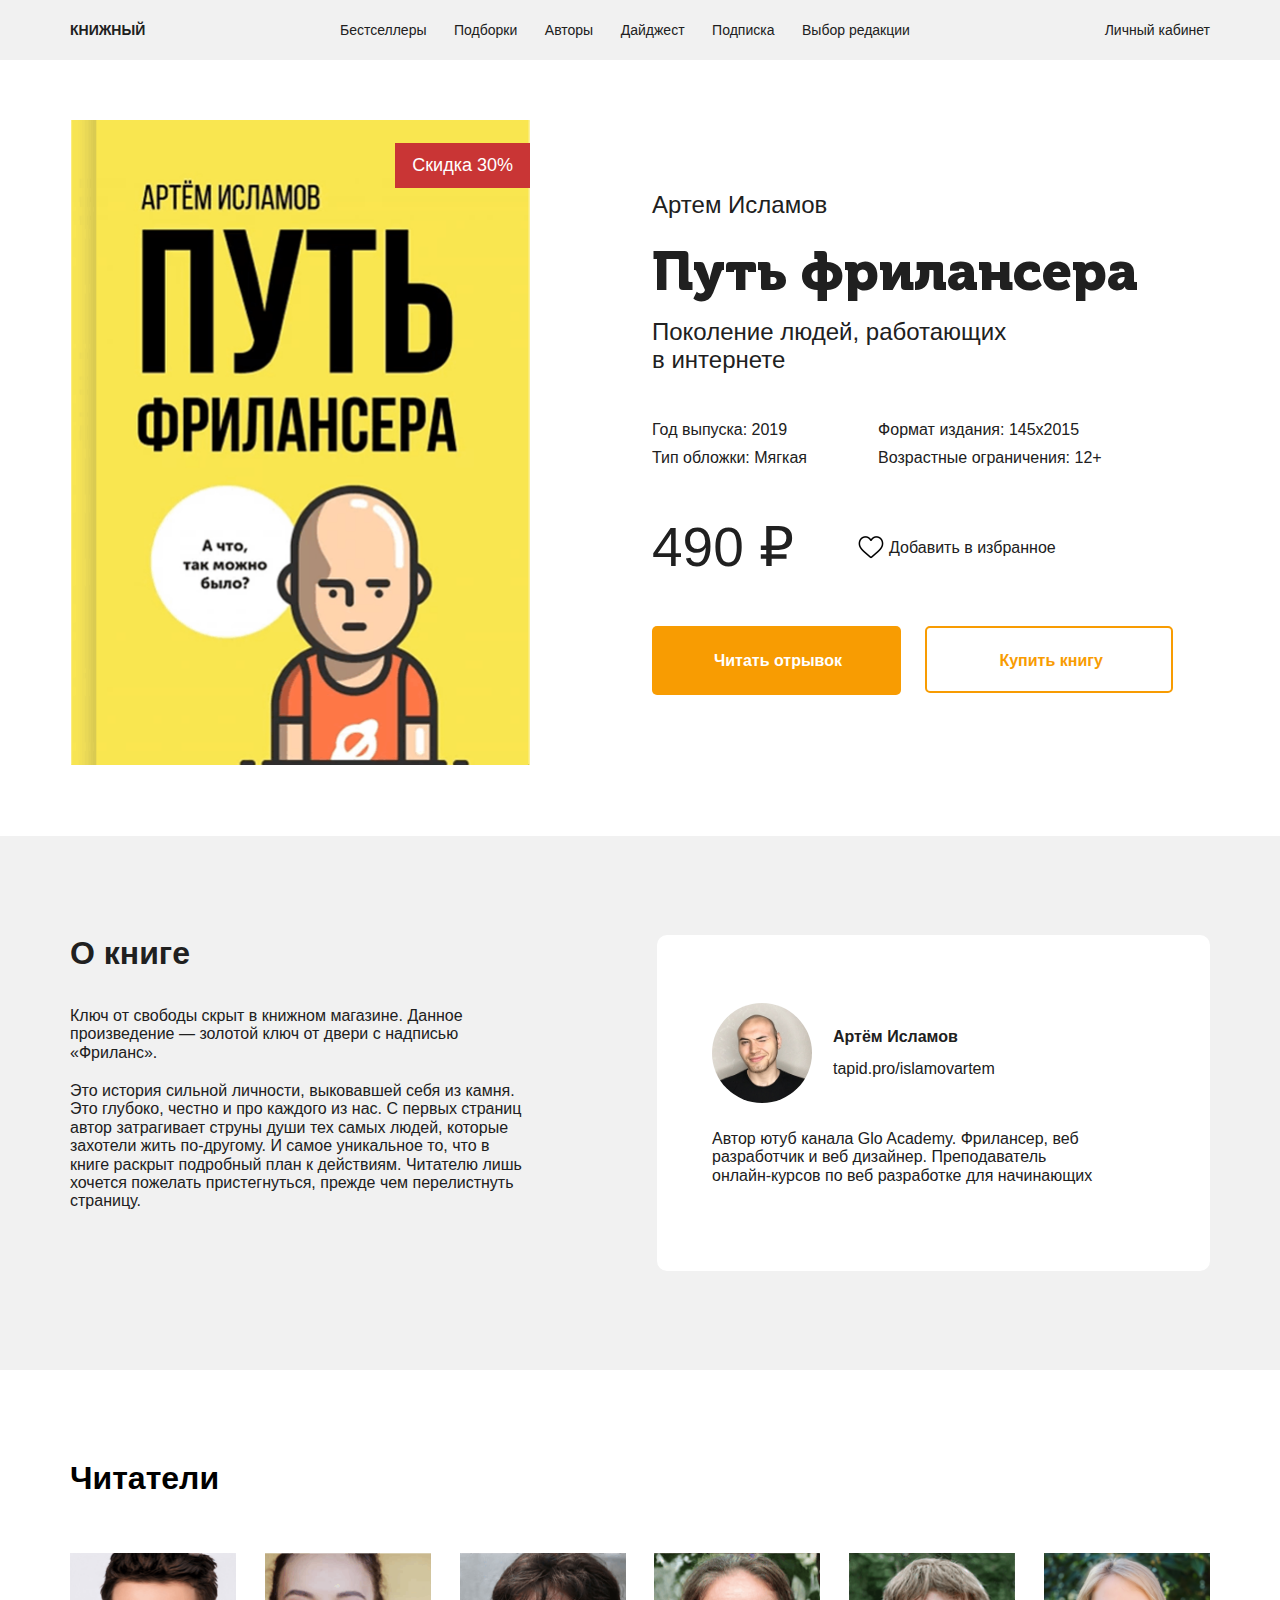
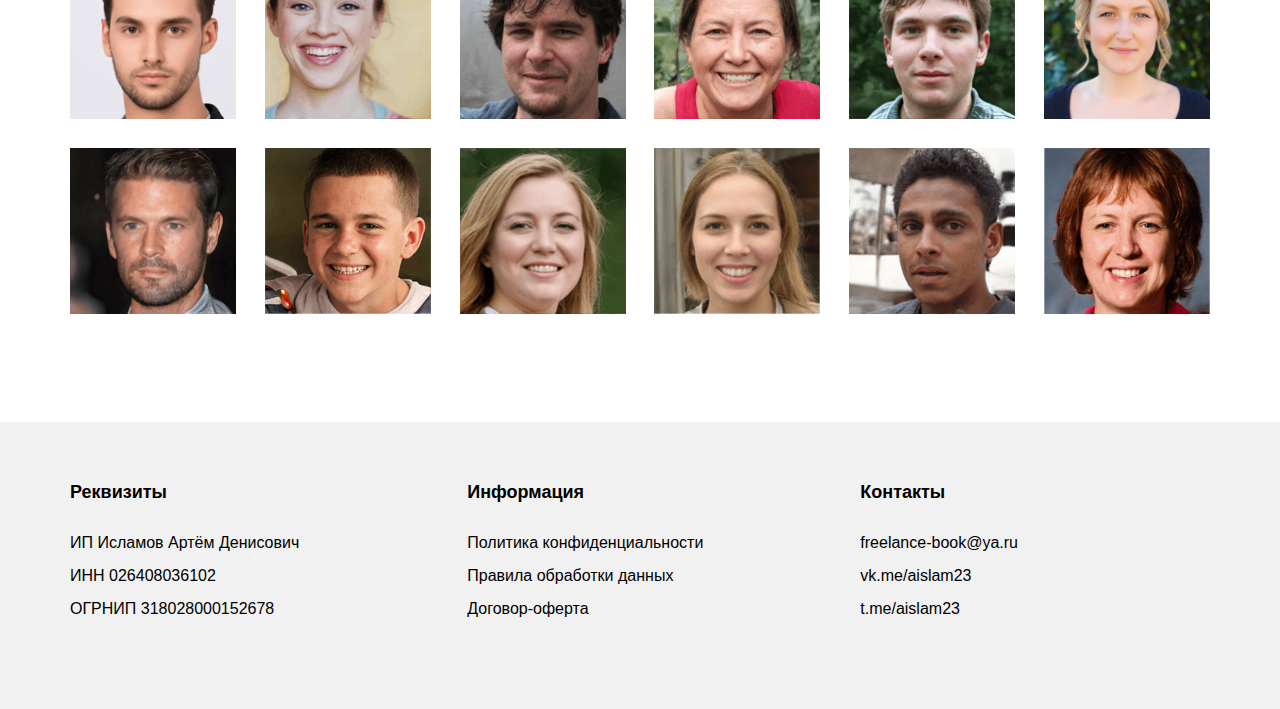
<file: index.html>
<!DOCTYPE html>
<html lang="ru">
  <head>
    <meta charset="UTF-8" />
    <meta http-equiv="X-UA-Compatible" content="IE=edge" />
    <meta name="viewport" content="width=device-width, initial-scale=1.0" />
    <title>Путь фрилансера</title>
    <link rel="stylesheet" href="css/styles.css" />
    <link rel="stylesheet" href="css/normalize.css" />
    <base target="_blank" />
  </head>
  <body>
    <header class="header">
      <div class="header-box">
        <span class="logo">Книжный</span>
        <nav class="nav">
          <a href="#">Бестселлеры</a>
          <a href="#">Подборки</a>
          <a href="#">Авторы</a>
          <a href="#">Дайджест</a>
          <a href="#">Подписка</a>
          <a href="#">Выбор редакции</a>
        </nav>
        <a href="#" class="login">Личный кабинет</a>
      </div>
    </header>
    <section class="hero">
      <div class="hero-container">
        <div class="image-block">
          <img src="img/book.png" alt="Обложка книги" class="hero-image" />
          <span class="sale-label">Скидка 30%</span>
        </div>
        <!-- /.image-block -->
        <div class="hero-text">
          <span class="author">Артем Исламов</span>
          <!-- /.author -->
          <h1 class="title">Путь фрилансера</h1>
          <!-- /.title -->
          <span class="subtitle"
            >Поколение людей, работающих <br />
            в интернете</span
          >
          <!-- /.subtitle -->
          <div class="info">
            <span class="year">Год выпуска: 2019</span>
            <span class="cover">Тип обложки: Мягкая</span>
            <span class="format">Формат издания: 145х2015</span>
            <span class="age">Возрастные ограничения: 12+</span>
          </div>
          <!-- /.info -->
          <div class="price-block">
            <span class="price">490 ₽</span>
            <div class="favorites">
              <img class="favorites-icon" src="img/heart.svg" alt="heart" />
              <a href="#" class="favorites-link">Добавить в избранное</a>
            </div>
          </div>
          <!-- /.price-block -->
          <div class="buttons">
            <button class="button button-primary">Читать отрывок</button>
            <a href="#" class="button button-outline">Купить книгу</a>
          </div>
          <!-- /.buttons -->
        </div>
        <!-- /.hero-text -->
      </div>
      <!-- /.hero-container -->
    </section>
    <!-- /.hero -->
    <section class="about">
      <div class="about-container">
        <div class="about-book">
          <h2 class="about-title">О книге</h2>
          <!-- /.section-title -->
          <p class="about-text paragraph">
            Ключ от свободы скрыт в книжном магазине. Данное произведение —
            золотой ключ от двери с надписью «Фриланс».
          </p>
          <p class="about-text">
            Это история сильной личности, выковавшей себя из камня. Это глубоко,
            честно и про каждого из нас. С первых страниц автор затрагивает
            струны души тех самых людей, которые захотели жить по-другому. И
            самое уникальное то, что в книге раскрыт подробный план к действиям.
            Читателю лишь хочется пожелать пристегнуться, прежде чем
            перелистнуть страницу.
          </p>
          <!-- /.about-text -->
        </div>
        <!-- /.about-book -->
        <div class="about-author">
          <img
            src="img/author-image.jpg"
            alt="Фото Артема Исламова"
            class="author-img"
          />
          <div class="author-bio">
            <h3 class="author-name">Артём Исламов</h3>
            <a href="https://tapid.pro/islamovartem">tapid.pro/islamovartem</a>
          </div>
          <!-- /.author-bio -->
          <p class="about-author-text">
            Автор ютуб канала Glo Academy. Фрилансер, веб разработчик и веб
            дизайнер. Преподаватель онлайн-курсов по веб разработке для
            начинающих
          </p>
          <!-- /.about-author-text -->
        </div>
        <!-- /.about-author -->
      </div>
      <!-- /.about-container -->
    </section>
    <!-- /.about -->
    <section class="readers">
      <div class="readers-container">
        <h2 class="readers-title">Читатели</h2>
        <div class="readers-avatars-container">
          <img
            src="img/reader-avatar-1.png"
            alt="Фото читателя"
            class="reader-avatar"
          /><img
            src="img/reader-avatar-2.png"
            alt="Фото читателя"
            class="reader-avatar"
          /><img
            src="img/reader-avatar-3.png"
            alt="Фото читателя"
            class="reader-avatar"
          /><img
            src="img/reader-avatar-4.png"
            alt="Фото читателя"
            class="reader-avatar"
          /><img
            src="img/reader-avatar-5.png"
            alt="Фото читателя"
            class="reader-avatar"
          /><img
            src="img/reader-avatar-6.png"
            alt="Фото читателя"
            class="reader-avatar"
          /><img
            src="img/reader-avatar-7.png"
            alt="Фото читателя"
            class="reader-avatar"
          /><img
            src="img/reader-avatar-8.png"
            alt="Фото читателя"
            class="reader-avatar"
          /><img
            src="img/reader-avatar-9.png"
            alt="Фото читателя"
            class="reader-avatar"
          /><img
            src="img/reader-avatar-10.png"
            alt="Фото читателя"
            class="reader-avatar"
          /><img
            src="img/reader-avatar-11.png"
            alt="Фото читателя"
            class="reader-avatar"
          /><img
            src="img/reader-avatar-12.png"
            alt="Фото читателя"
            class="reader-avatar"
          />
        </div>
        <!-- div reader-container -->
      </div>
    </section>
    <!-- section Readers -->
    <footer class="footer">
      <div class="footer-container">
        <div class="requisits">
          <h3 class="list-title">Реквизиты</h3>
          <!-- /.list-title -->
          <ul class="footer-list">
            <li class="list-item">ИП Исламов Артём Денисович</li>
            <!-- /.list-item -->
            <li class="list-item">ИНН 026408036102</li>
            <!-- /.list-item -->
            <li class="list-item">ОГРНИП 318028000152678</li>
            <!-- /.list-item -->
          </ul>
        </div>
        <!-- /.requisits -->
        <div class="information">
          <h3 class="list-title">Информация</h3>
          <!-- /.list-title -->
          <ul class="footer-list">
            <li class="list-item">
              <a href="#">Политика конфиденциальности</a>
            </li>
            <!-- /.list-item -->
            <li class="list-item">
              <a href="#">Правила обработки данных</a>
            </li>
            <!-- /.list-item -->
            <li class="list-item">
              <a href="#">Договор-оферта</a>
            </li>
            <!-- /.list-item -->
          </ul>
        </div>
        <!-- /.information -->
        <div class="contacts">
          <h3 class="list-title">Контакты</h3>
          <!-- /.list-title -->
          <ul class="footer-list">
            <li class="list-item">
              <a href="https://freelance-book@ya.ru">freelance-book@ya.ru</a>
            </li>
            <!-- /.list-item -->
            <li class="list-item">
              <a href="https://vk.me/aislam23">vk.me/aislam23</a>
            </li>
            <!-- /.list-item -->
            <li class="list-item">
              <a href="https://t.me/aislam23">t.me/aislam23</a>
            </li>
            <!-- /.list-item -->
          </ul>
        </div>
        <!-- /.contacts -->
      </div>
      <!-- /.footer-container -->
    </footer>
  </body>
</html>
</file>
<file: css/styles.css>
* {
  font-family: "Tahoma", sans-serif;
  box-sizing: border-box;
}

@font-face {
  font-family: "MuseoCyrl-900";
  src: url("../fonts/MuseoCyrl-900.woff2") format("woff2"),
    url("../fonts/MuseoCyrl-900.woff") format("woff");
  font-weight: normal;
  font-style: normal;
}

body {
  margin: 0px;
}

img {
  max-width: 100%;
}

/************************ HEADER *****************************/

.header {
  background-color: #f1f1f1;
  padding: 22px 0px;
  width: 100%;
  position: fixed;
  top: 0;
  right: 0;
  z-index: 3;
}

.header-box {
  display: flex;
  flex-direction: row;
  justify-content: space-between;
  max-width: 1140px;
  margin: auto;
  font-size: 14px;
  color: #202020;
}

.logo {
  text-transform: uppercase;
  font-weight: bold;
}

.header a:link {
  text-decoration: none;
  color: #202020;
}

.header a:visited {
  text-decoration: none;
  color: #202020;
}

.header a:hover {
  text-decoration: none;
  color: #202020;
}

.nav {
  display: flex;
  min-width: 570px;
  justify-content: space-between;
}

/************************ MAIN SECTION *****************************/

/************************ SECTION HERO *****************************/

.hero {
  padding: 120px 0px 70px 0px;
}

.hero-container {
  display: flex;
  max-width: 1140px;
  margin: auto;
  align-items: center;
}

.image-block {
  margin-right: 122px;
  height: 646px;
  width: 460px;
  position: relative;
}

.sale-label {
  font-size: 18px;
  font-weight: 500;
  background-color: #c93535;
  padding: 12px 17px;
  color: white;
  position: absolute;
  right: 0px;
  top: 23px;
}

.hero-text {
  display: flex;
  flex-direction: column;
}

/************************HERO TEXT*****************************/

.hero-text {
  color: #202020;
}

.author {
  font-size: 24px;
  font-weight: 400;
  display: block;
  margin-bottom: 22px;
}

.title {
  font-family: "MuseoCyrl-900";
  font-size: 54px;
  font-weight: 700;
  margin-top: 0px;
  margin-bottom: 15px;
}

.subtitle {
  font-size: 24px;
  margin-bottom: 48px;
}

.info {
  font-size: 16px;
  font-weight: 400;
  display: flex;
  flex-flow: column wrap;
  height: 46px;
  justify-content: space-between;
  margin-bottom: 49px;
}

.price-block {
  margin-bottom: 47px;
  display: flex;
  align-items: center;
}

.price {
  font-size: 55px;
  margin-right: 64px;
}

.favorites {
  display: flex;
  font-size: 16px;
  text-decoration: none;
  align-items: center;
}

.favorites-icon {
  margin-right: 5px;
}

.favorites a {
  font-size: 16px;
  color: #202020;
  text-decoration: none;
}

.button {
  font-weight: 700;
  border: 2px solid transparent;
  border-radius: 5px;
}

.button-primary {
  background-color: #f89c02;
  color: #fff;
  margin-right: 20px;
  padding: 24px 57px 22px 60px;
  font-size: 16px;
}

.button-outline {
  color: #f89c02;
  border: 2px solid #f89c02;
  padding: 24px 68px 22px 72px;
  cursor: pointer;
  text-decoration: none;
  font-size: 16px;
}

.button-outline:active {
  color: #f89c02;
  border: 2px solid #f89c02;
  cursor: pointer;
}

.button-outline:visited {
  color: #f89c02;
  border: 2px solid #f89c02;
  cursor: pointer;
}

.button-outline:hover {
  color: #f89c02;
  border: 2px solid #f89c02;
  cursor: pointer;
}

/************************ SECTION ABOUT *****************************/

.about {
  background-color: #f1f1f1;
  padding: 99px 0px;
  font-size: 16px;
  color: #202020;
}

.about-container {
  display: flex;
  flex-direction: row;
  justify-content: space-between;
  max-width: 1140px;
  margin: auto;
  align-items: flex-start;
}

.about-book {
  max-width: 460px;
}

.about-title {
  font-size: 32px;
  margin-top: 0px;
  margin-bottom: 35px;
}

.about-text {
  margin-top: 0px;
  margin-bottom: 0px;
}

.paragraph {
  margin-bottom: 20px;
}

.about-author {
  max-width: 553px;
  display: flex;
  flex-flow: row wrap;
  padding: 68px 117px 86px 55px;
  background-color: white;
  border-radius: 10px;
}

.author-img {
  width: 100px;
  height: 100px;
  object-fit: cover;
  border-radius: 50%;
  margin-right: 21px;
}

.author-bio {
  display: flex;
  flex-direction: column;
  justify-content: center;
  max-width: 250px;
}

.author-bio a {
  text-decoration: none;
  color: inherit;
}

.author-bio a:active {
  text-decoration: none;
  color: inherit;
}

.author-bio a:visited {
  text-decoration: none;
  color: inherit;
}

.author-bio a:hover {
  text-decoration: none;
  color: inherit;
}

.author-name {
  font-size: inherit;
  margin-bottom: 14px;
  margin-top: 0px;
}

.about-author-text {
  font-size: 16px;
  margin-top: 27px;
  margin-bottom: 0px;
  flex-basis: 100%;
  max-width: 385px;
}

/************************ SECTION READERS *****************************/

.readers {
  padding: 90px 0px 79px 0px;
}

.readers-container {
  width: 1140px;
  margin: auto;
}

.readers-title {
  flex-basis: 100%;
  margin-bottom: 56px;
  margin-top: 0px;
  font-size: 32px;
}

.readers-avatars-container {
  display: flex;
  flex-flow: row wrap;
  justify-content: space-between;
}

.reader-avatar {
  width: 166px;
  height: 166px;
  object-fit: cover;
  margin-bottom: 29px;
}

/************************ FOOTER *****************************/

.footer {
  background-color: #f1f1f1;
  padding-top: 60px;
  padding-bottom: 90px;
}

.footer-container {
  width: 1140px;
  margin: auto;
  display: flex;
}

.requisits {
  margin-right: 168px;
}

.information {
  margin-right: 157px;
}

.footer-list {
  list-style-type: none;
  padding: 0px;
  margin: 0px;
}

.list-item:not(:last-child) {
  margin-bottom: 15px;
}

.list-title {
  font-size: 18px;
  font-weight: 700;
  margin-top: 0px;
  margin-bottom: 31px;
}

.footer a {
  text-decoration: none;
  color: inherit;
}

.footer a:hover {
  text-decoration: none;
  color: inherit;
}

.footer a:active {
  text-decoration: none;
  color: inherit;
}

.footer a:visited {
  text-decoration: none;
  color: inherit;
}

@media (max-width: 1200px) {
  .header-box,
  .hero-container,
  .about-container,
  .readers-container,
  .footer-container {
    max-width: 960px;
  }
  .hero {
    padding-bottom: 89px;
  }
  .readers {
    padding-top: 69px;
    padding-bottom: 93px;
  }
  .image-block {
    margin-right: 30px;
    max-width: 390px;
    height: auto;
  }
  .about-book {
    max-width: 367px;
  }
  .readers {
    padding-bottom: 60px;
  }
  .reader-avatar {
    width: 139px;
    height: 139px;
    margin-bottom: 23px;
  }
}

@media (max-width: 993px) {
  .header-box,
  .hero-container,
  .about-container,
  .readers-container,
  .footer-container {
    max-width: 800px;
  }
  .nav {
    display: none;
  }
  .hero {
    padding-bottom: 78px;
  }
  .about {
    padding-top: 82px;
    padding-bottom: 82px;
  }
  .readers {
    padding-top: 74px;
    padding-bottom: 80px;
  }
  .image-block {
    max-width: 300px;
  }
  .sale-label {
    font-size: 12px;
    padding: 8px 13px;
  }
  .author {
    font-size: 22px;
    margin-bottom: 13px;
  }
  .title {
    font-size: 46px;
    margin-bottom: 10px;
  }
  .subtitle {
    font-size: 24px;
    margin-bottom: 28px;
  }
  .info {
    margin-bottom: 39px;
  }
  .price-block {
    margin-bottom: 39px;
  }
  .button-primary {
    padding: 19px 40px 17px 44px;
    font-size: 14px;
  }
  .button-outline {
    padding: 18px 50px 18px 54px; /*если делать по макету, кнопка кривая, поменяла паддинг*/
    font-size: 14px;
  }
  .about-container {
    flex-wrap: wrap;
  }
  .about-title {
    font-size: 24px;
  }
  .about-book {
    max-width: max-content;
    margin-bottom: 61px;
  }
  .readers-title {
    font-size: 24px;
  }
  .reader-avatar {
    width: 166px;
    height: 166px;
  }
  .reader-avatar:nth-last-child(-n + 4) {
    display: none;
  }
  .footer-container {
    display: flex;
    justify-content: space-between;
  }
  .requisits {
    margin: 0px;
  }
  .information {
    margin: 0px;
  }
}

@media (max-width: 820px) {
  .header-box,
  .hero-container,
  .about-container,
  .readers-container,
  .footer-container {
    max-width: 750px;
  }
  .button-primary {
    padding: 15px 40px 13px 40px;
    margin-right: 10px;
  }
  .button-outline {
    padding: 14px 42px 14px 42px;
  }
}

@media (max-width: 768px) {
  .header-box,
  .hero-container,
  .about-container,
  .readers-container,
  .footer-container {
    max-width: 560px;
  }
  .hero {
    padding-top: 100px;
    padding-bottom: 79px;
  }
  .about {
    padding-bottom: 89px;
  }
  .readers {
    padding-top: 80px;
    padding-bottom: 84px;
  }
  .footer {
    padding-bottom: 79px;
  }
  .hero-container {
    flex-wrap: wrap;
  }
  .image-block {
    min-width: 100%;
    margin-bottom: 60px;
    margin-right: 0px;
  }
  .sale-label {
    font-size: 18px;
    padding: 12px 17px;
  }
  .hero-image {
    min-width: 100%;
    max-width: 100%;
  }
  .reader-avatar:nth-last-child(-n + 6) {
    display: none;
  }
  .footer-container {
    flex-wrap: wrap;
  }
  .requisits {
    margin-bottom: 60px;
  }
  .button-primary {
    padding: 19px 40px 17px 44px;
  }
  .button-outline {
    padding: 18px 50px 18px 54px;
  }
}

@media (max-width: 576px) {
  .header-box,
  .hero-container,
  .about-container,
  .readers-container,
  .footer-container {
    max-width: 93%;
  }
  .hero {
    padding-bottom: 60px;
  }
  .about {
    padding-top: 61px;
    padding-bottom: 97px;
  }
  .readers {
    padding-top: 55px;
    padding-bottom: 68px;
  }
  .footer {
    padding-bottom: 75px;
  }
  .image-block {
    margin-bottom: 59px;
  }
  .author {
    font-size: 18px;
    margin-bottom: 16px;
  }
  .title {
    font-size: 36px;
    margin-bottom: 19px;
  }
  .subtitle {
    font-size: 20px;
    margin-bottom: 31px;
  }
  .info {
    flex-wrap: nowrap;
    height: auto;
    margin-bottom: 19px;
  }
  .info span:not(:last-child) {
    flex-basis: 100%;
    margin-bottom: 16px;
  }
  .price {
    margin-right: 28px;
  }
  .favorites-link {
    display: none;
  }
  .button {
    width: 100%;
    display: inline-block;
    text-align: center;
  }
  .button-primary {
    margin-bottom: 19px;
    font-size: 16px;
  }
  .button-outline {
    font-size: 16px;
  }
  .about {
    padding-top: 61px;
  }
  .about-author {
    padding: 55px 100px 69px 45px;
  }
  .author-img {
    width: 64px;
    height: 66px;
    margin-right: 17px;
  }
  .author-bio {
    max-width: 143px;
  }
  .author-name {
    margin-bottom: 13px;
  }
  .author-bio a {
    font-size: 14px;
  }
  .about-author-text {
    font-size: 14px;
  }
  .reader-avatar {
    width: 145px;
    height: 145px;
  }
  .footer div {
    flex-basis: 100%;
  }
  .requisits {
    margin-bottom: 36px;
  }
  .information {
    margin-bottom: 36px;
  }
}

@media (max-width: 406px) {
  .about-author {
    padding: 55px 35px 69px 25px;
  }
  .reader-avatar {
    width: 125px;
    height: 125px;
  }
  .sale-label {
    font-size: 12px;
    padding: 8px 13px;
  }
}

@media (max-width: 320px) {
  .header-box,
  .hero-container,
  .about-container,
  .readers-container,
  .footer-container {
    max-width: 93%;
  }
  .hero {
    padding-top: 108px;
  }
  .about {
    padding-bottom: 54px;
  }
  .readers {
    padding-top: 60px;
    padding-bottom: 59px;
  }
  .image-block {
    margin-bottom: 43px;
  }
  .author {
    font-size: 16px;
    margin-bottom: 15px;
  }
  .title {
    font-size: 24px;
    margin-bottom: 11px;
  }
  .subtitle {
    font-size: 18px;
    margin-bottom: 35px;
  }
  .info {
    flex-wrap: nowrap;
    height: auto;
    margin-bottom: 36px;
  }
  .info span:not(:last-child) {
    flex-basis: 100%;
    margin-bottom: 18px;
  }
  .button-primary {
    margin-bottom: 15px;
  }
  .about-author {
    padding: 33px 25px 44px 23px;
  }
  .author-img {
    width: 64px;
    height: 66px;
    margin-right: 17px;
  }
  .reader-avatar:nth-last-child(-n + 8) {
    display: none;
  }
  .reader-avatar {
    width: 125px;
    height: 125px;
  }
}
</file>
